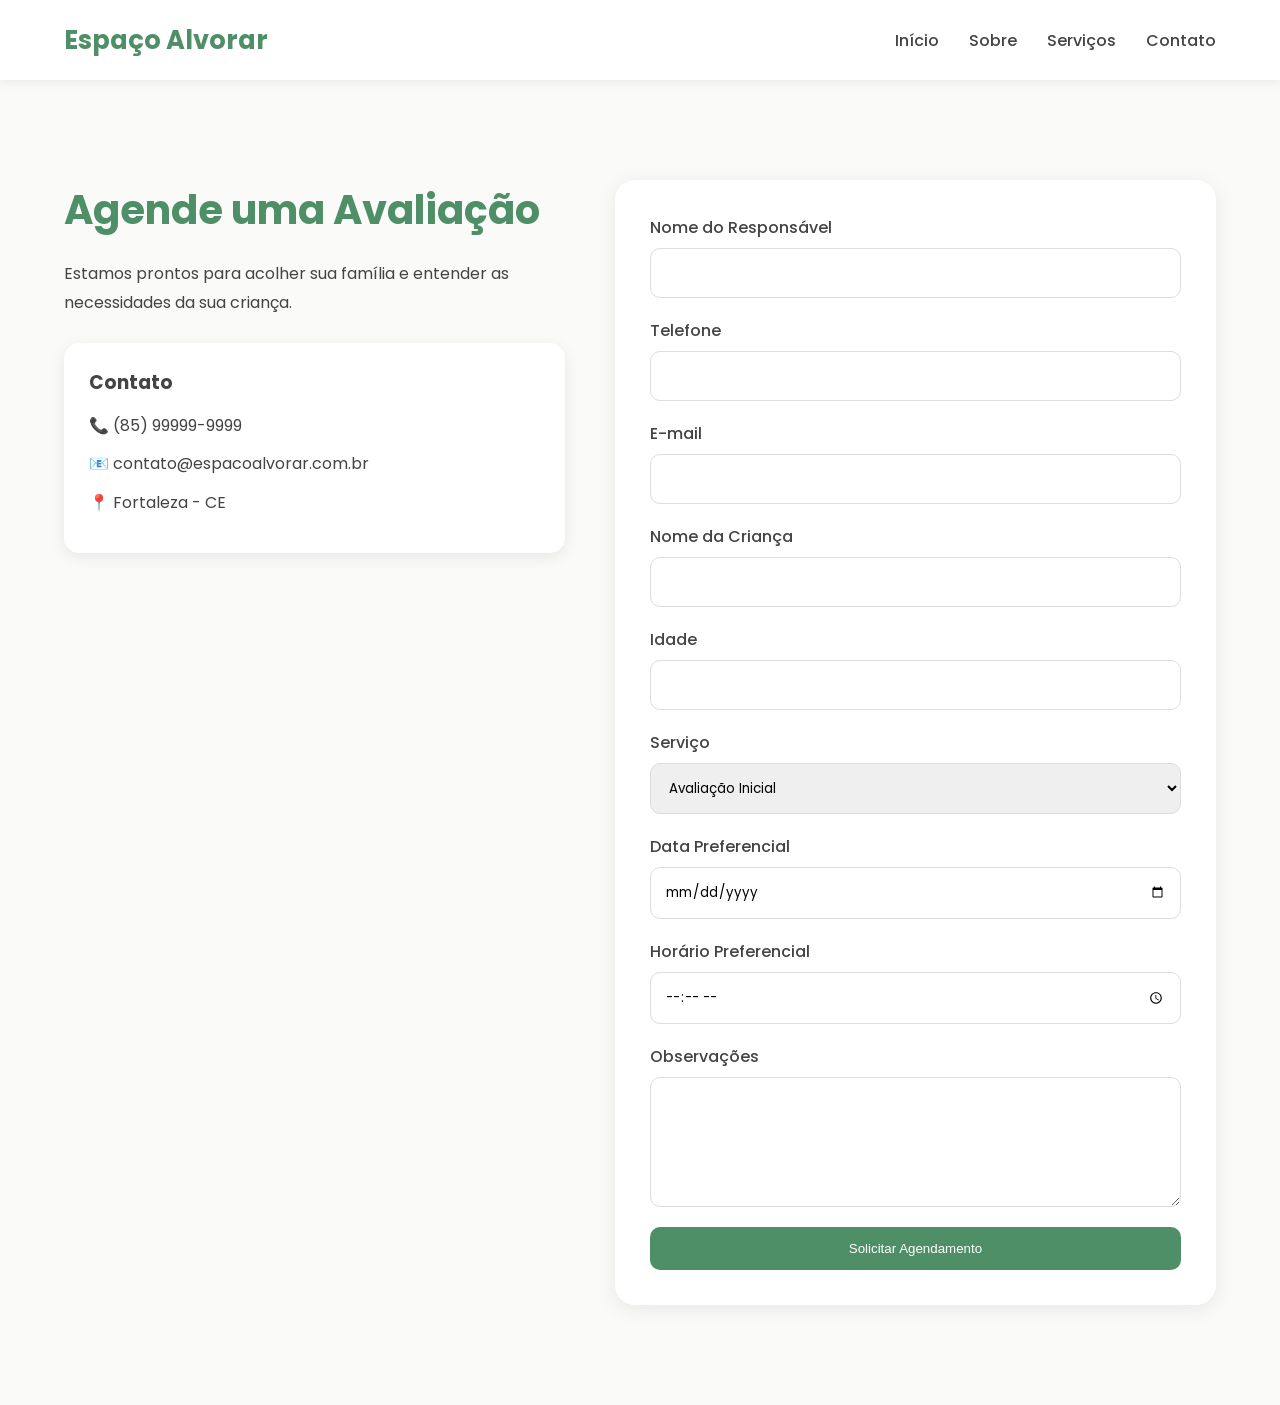
<file: agendamento.html>
<!DOCTYPE html>
<html lang="pt-BR">

<head>

    <meta charset="UTF-8">
    <meta name="viewport" content="width=device-width, initial-scale=1.0">

    <title>Agendamento | Espaço Alvorar</title>

    <link rel="stylesheet" href="css/style.css">
    <link rel="stylesheet" href="css/responsive.css">

    <link href="https://fonts.googleapis.com/css2?family=Poppins:wght@300;400;500;600;700&display=swap"
        rel="stylesheet">

</head>

<body>

    <header class="header">

        <div class="container">

            <a href="index.html" class="logo">
                Espaço Alvorar
            </a>

            <nav class="nav" id="nav">

                <a href="index.html">Início</a>
                <a href="index.html#sobre">Sobre</a>
                <a href="index.html#servicos">Serviços</a>
                <a href="index.html#contato">Contato</a>

            </nav>

            <button id="menu-btn" class="menu-btn">
                ☰
            </button>

        </div>

    </header>

    <section class="agendamento-page">

        <div class="container">

            <div class="agendamento-grid">

                <div class="agendamento-info">

                    <h1>
                        Agende uma Avaliação
                    </h1>

                    <p>
                        Estamos prontos para acolher sua família e
                        entender as necessidades da sua criança.
                    </p>

                    <div class="info-card">

                        <h3>Contato</h3>

                        <p>📞 (85) 99999-9999</p>
                        <p>📧 contato@espacoalvorar.com.br</p>
                        <p>📍 Fortaleza - CE</p>

                    </div>

                </div>

                <div class="agendamento-form">

                    <form id="form-agendamento">

                        <div class="input-group">

                            <label>Nome do Responsável</label>

                            <input
                                type="text"
                                name="responsavel"
                                required>

                        </div>

                        <div class="input-group">

                            <label>Telefone</label>

                            <input
                                type="tel"
                                name="telefone"
                                required>

                        </div>

                        <div class="input-group">

                            <label>E-mail</label>

                            <input
                                type="email"
                                name="email">

                        </div>

                        <div class="input-group">

                            <label>Nome da Criança</label>

                            <input
                                type="text"
                                name="crianca"
                                required>

                        </div>

                        <div class="input-group">

                            <label>Idade</label>

                            <input
                                type="number"
                                min="0"
                                max="18"
                                name="idade">

                        </div>

                        <div class="input-group">

                            <label>Serviço</label>

                            <select name="servico">

                                <option>
                                    Avaliação Inicial
                                </option>

                                <option>
                                    Fisioterapia Pediátrica
                                </option>

                                <option>
                                    Atendimento Domiciliar
                                </option>

                                <option>
                                    Estimulação Precoce
                                </option>

                            </select>

                        </div>

                        <div class="input-group">

                            <label>Data Preferencial</label>

                            <input
                                type="date"
                                name="data">

                        </div>

                        <div class="input-group">

                            <label>Horário Preferencial</label>

                            <input
                                type="time"
                                name="hora">

                        </div>

                        <div class="input-group">

                            <label>Observações</label>

                            <textarea
                                rows="5"
                                name="observacoes"></textarea>

                        </div>

                        <button
                            type="submit"
                            class="btn-primary">

                            Solicitar Agendamento

                        </button>

                    </form>

                </div>

            </div>

        </div>

    </section>

    <script src="js/menu.js"></script>
    <script src="js/agendamento.js"></script>

</body>

</html>
</file>
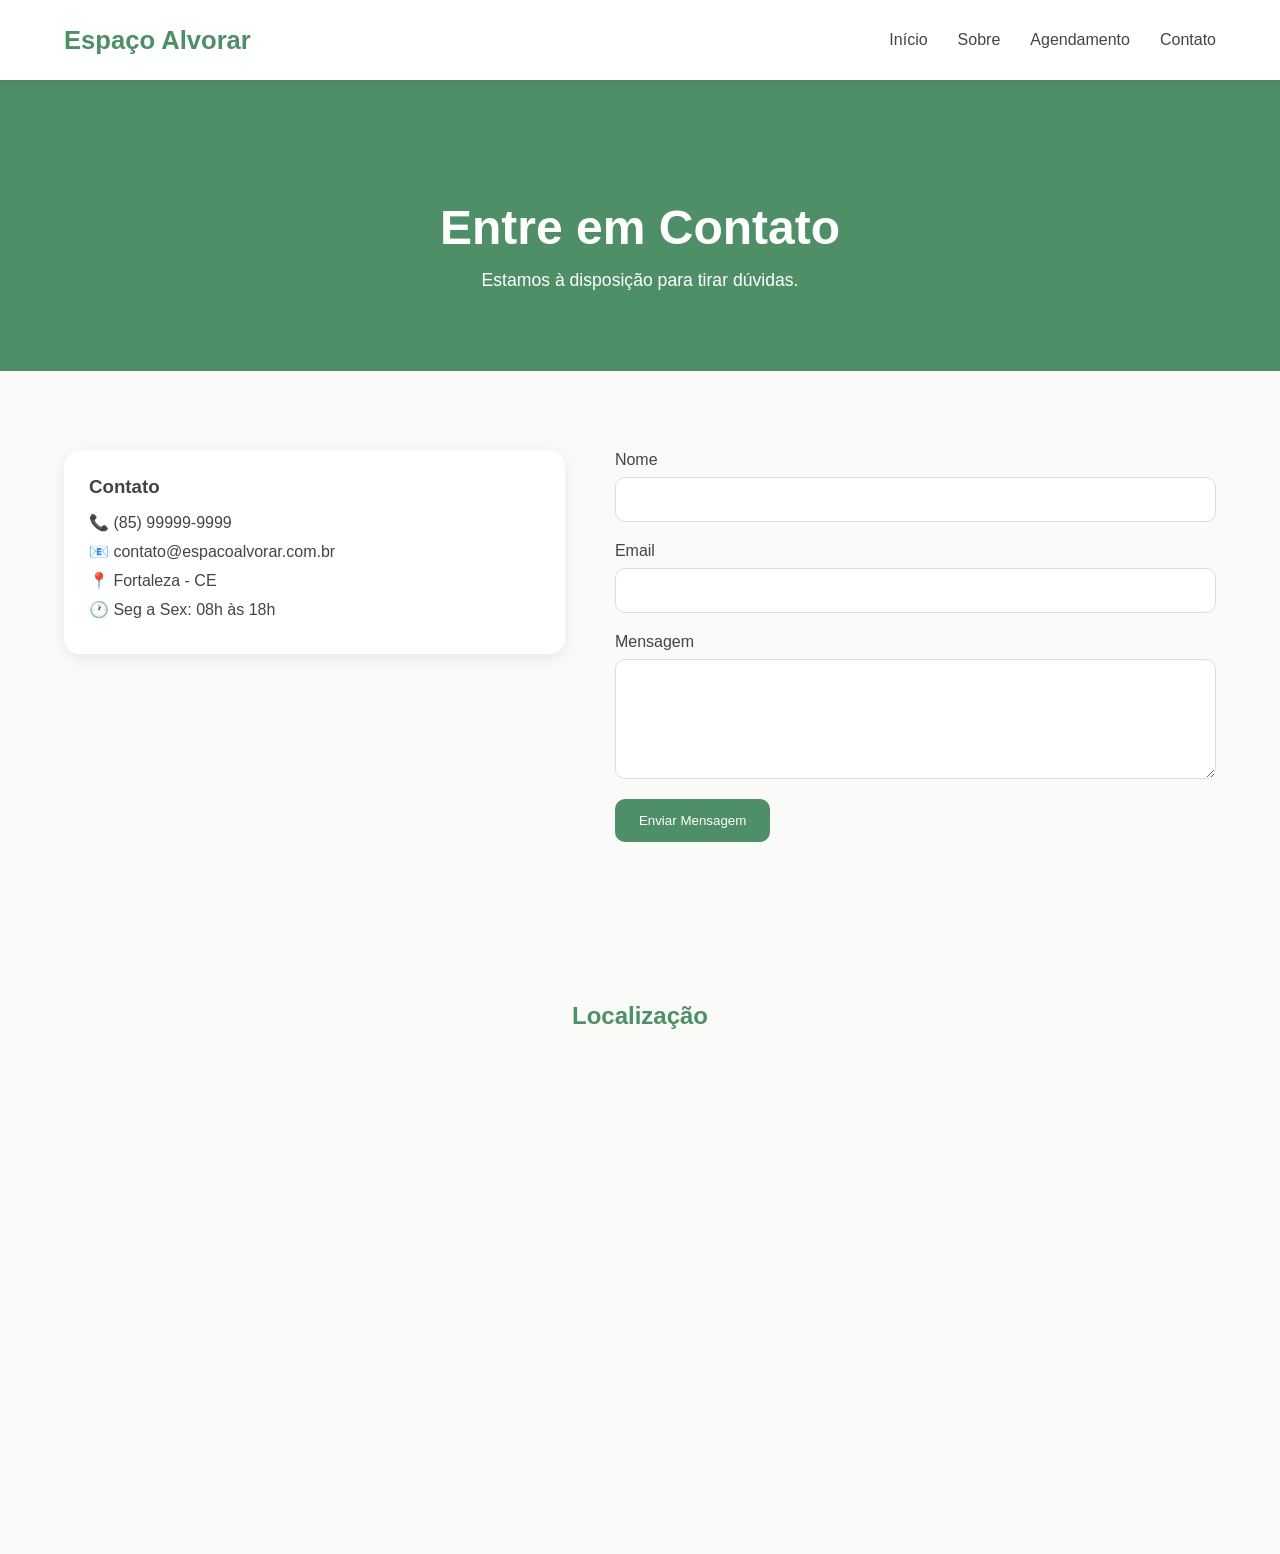
<file: contato.html>
<!DOCTYPE html>
<html lang="pt-BR">

<head>

    <meta charset="UTF-8">

    <meta name="viewport"
        content="width=device-width, initial-scale=1.0">

    <title>Contato | Espaço Alvorar</title>

    <link rel="stylesheet" href="css/style.css">
    <link rel="stylesheet" href="css/responsive.css">

</head>

<body>

    <header class="header">

        <div class="container">

            <a href="index.html" class="logo">

                Espaço Alvorar

            </a>

            <nav class="nav" id="nav">

                <a href="index.html">Início</a>
                <a href="sobre.html">Sobre</a>
                <a href="agendamento.html">Agendamento</a>
                <a href="contato.html">Contato</a>

            </nav>

            <button id="menu-btn" class="menu-btn">

                ☰

            </button>

        </div>

    </header>

    <section class="page-banner">

        <div class="container">

            <h1>Entre em Contato</h1>

            <p>
                Estamos à disposição para tirar dúvidas.
            </p>

        </div>

    </section>

    <section class="contato-page">

        <div class="container">

            <div class="agendamento-grid">

                <div>

                    <div class="info-card">

                        <h3>Contato</h3>

                        <p>📞 (85) 99999-9999</p>

                        <p>📧 contato@espacoalvorar.com.br</p>

                        <p>📍 Fortaleza - CE</p>

                        <p>🕐 Seg a Sex: 08h às 18h</p>

                    </div>

                </div>

                <div>

                    <form>

                        <div class="input-group">

                            <label>Nome</label>

                            <input type="text">

                        </div>

                        <div class="input-group">

                            <label>Email</label>

                            <input type="email">

                        </div>

                        <div class="input-group">

                            <label>Mensagem</label>

                            <textarea rows="6"></textarea>

                        </div>

                        <button
                            type="submit"
                            class="btn-primary">

                            Enviar Mensagem

                        </button>

                    </form>

                </div>

            </div>

        </div>

    </section>

    <section>

        <div class="container">

            <h2>Localização</h2>

            <iframe
                src="https://www.google.com/maps/embed"
                width="100%"
                height="400"
                style="border:0;"
                loading="lazy">

            </iframe>

        </div>

    </section>

    <script src="js/menu.js"></script>

</body>

</html>
</file>
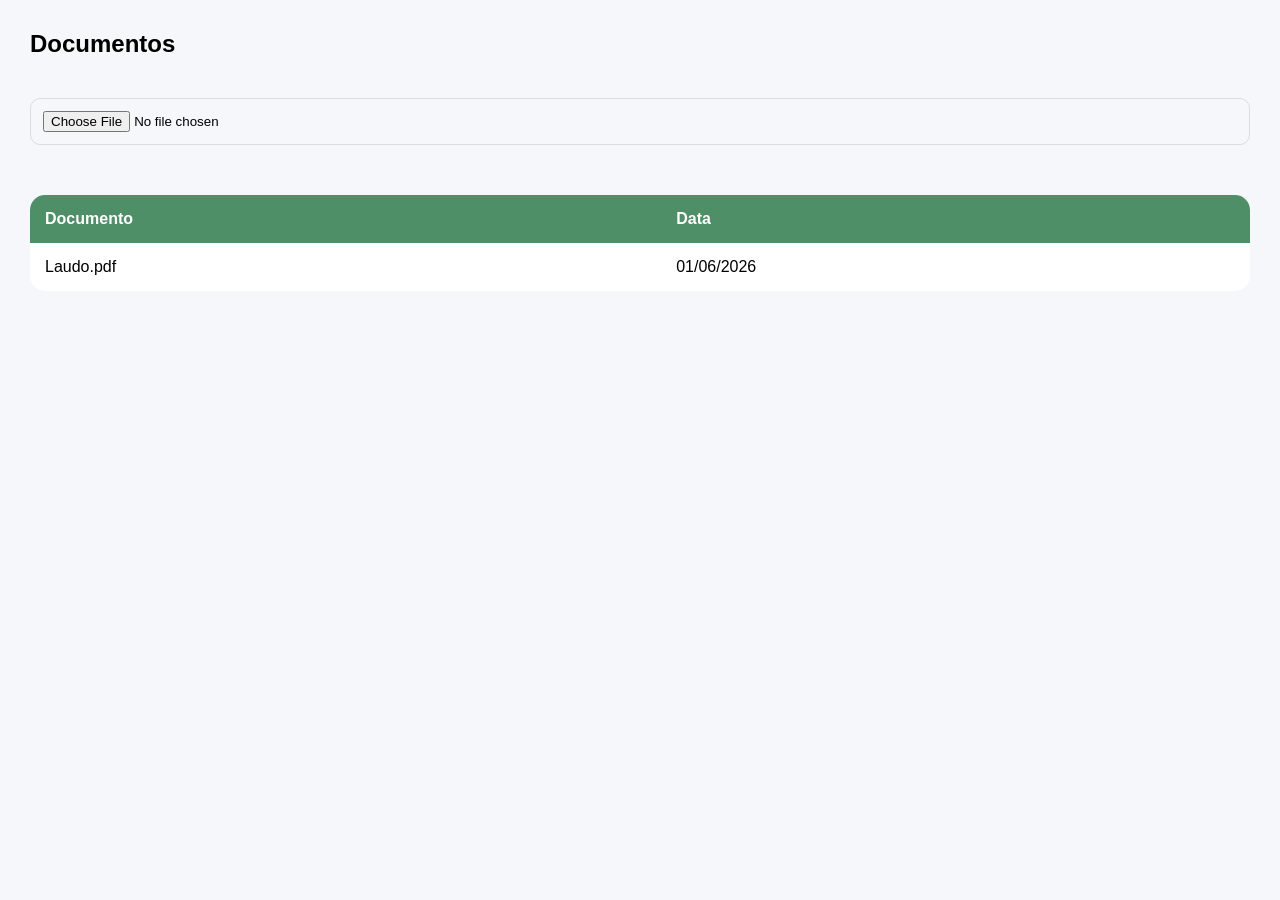
<file: admin/documentos.html>
<!DOCTYPE html>
<html lang="pt-BR">

<head>

<meta charset="UTF-8">

<title>Documentos</title>

<link rel="stylesheet" href="css/admin.css">

</head>

<body>

<div class="layout">

<section class="main">

    <header class="topbar">

        <h1>Documentos</h1>

    </header>


    <input
    type="file">

    <table>

        <thead>

            <tr>

                <th>Documento</th>
                <th>Data</th>

            </tr>

        </thead>

        <tbody>

            <tr>

                <td>Laudo.pdf</td>
                <td>01/06/2026</td>

            </tr>

        </tbody>

    </table>

</section>

</div>

<script src="js/agenda.js"></script>

</body>

</html>
</file>
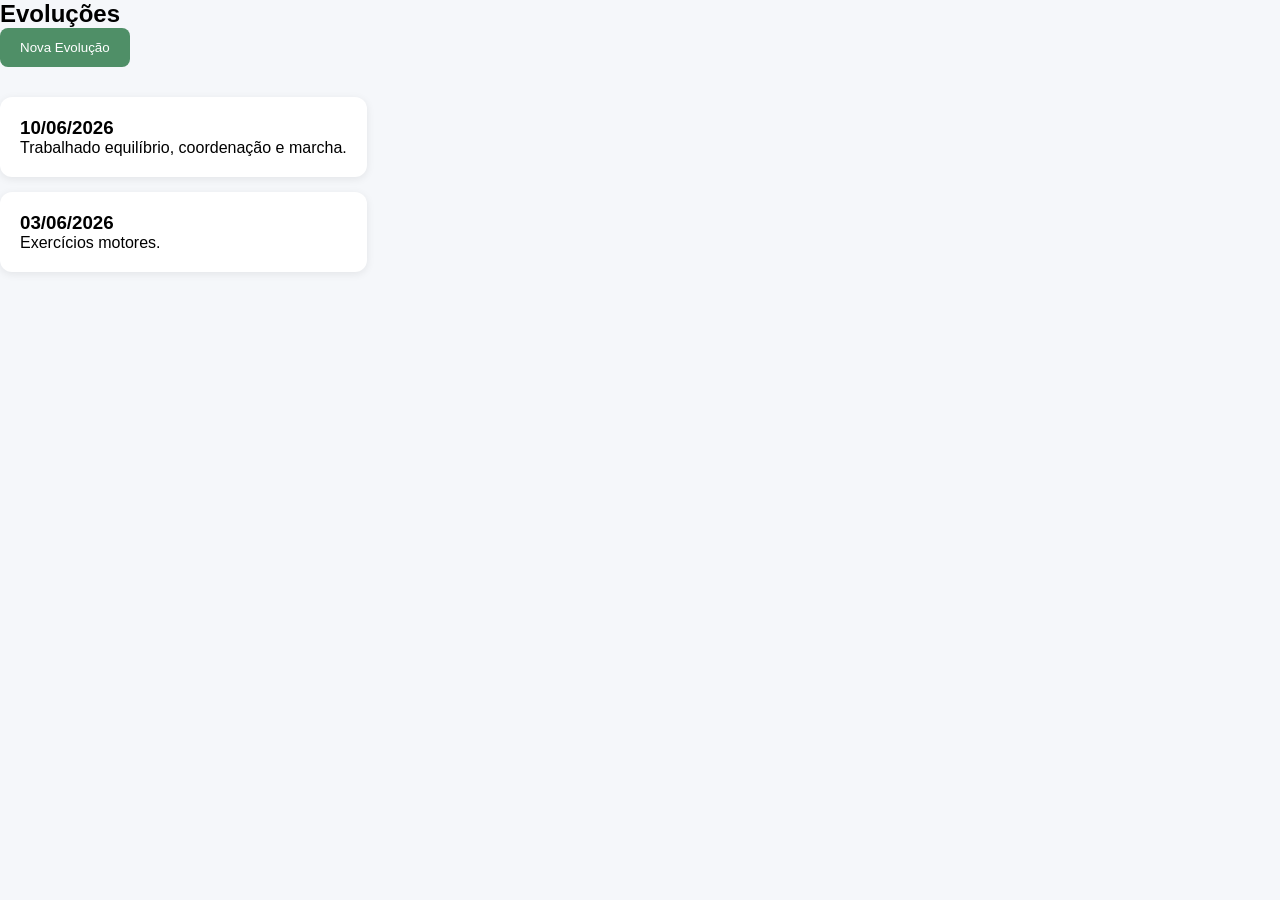
<file: admin/evolucao.html>
<!DOCTYPE html>
<html lang="pt-BR">

<head>

<meta charset="UTF-8">

<title>Evolucao</title>

<link rel="stylesheet" href="css/admin.css">

</head>

<body>
    <div class="layout">

<section>

    <h1>Evoluções</h1>

    <button class="btn">

        Nova Evolução

    </button>

    <div class="timeline">

        <div class="timeline-item">

            <h3>

                10/06/2026

            </h3>

            <p>

                Trabalhado equilíbrio,
                coordenação e marcha.

            </p>

        </div>

        <div class="timeline-item">

            <h3>

                03/06/2026

            </h3>

            <p>

                Exercícios motores.

            </p>

        </div>

    </div>

</section>

</div>
</file>
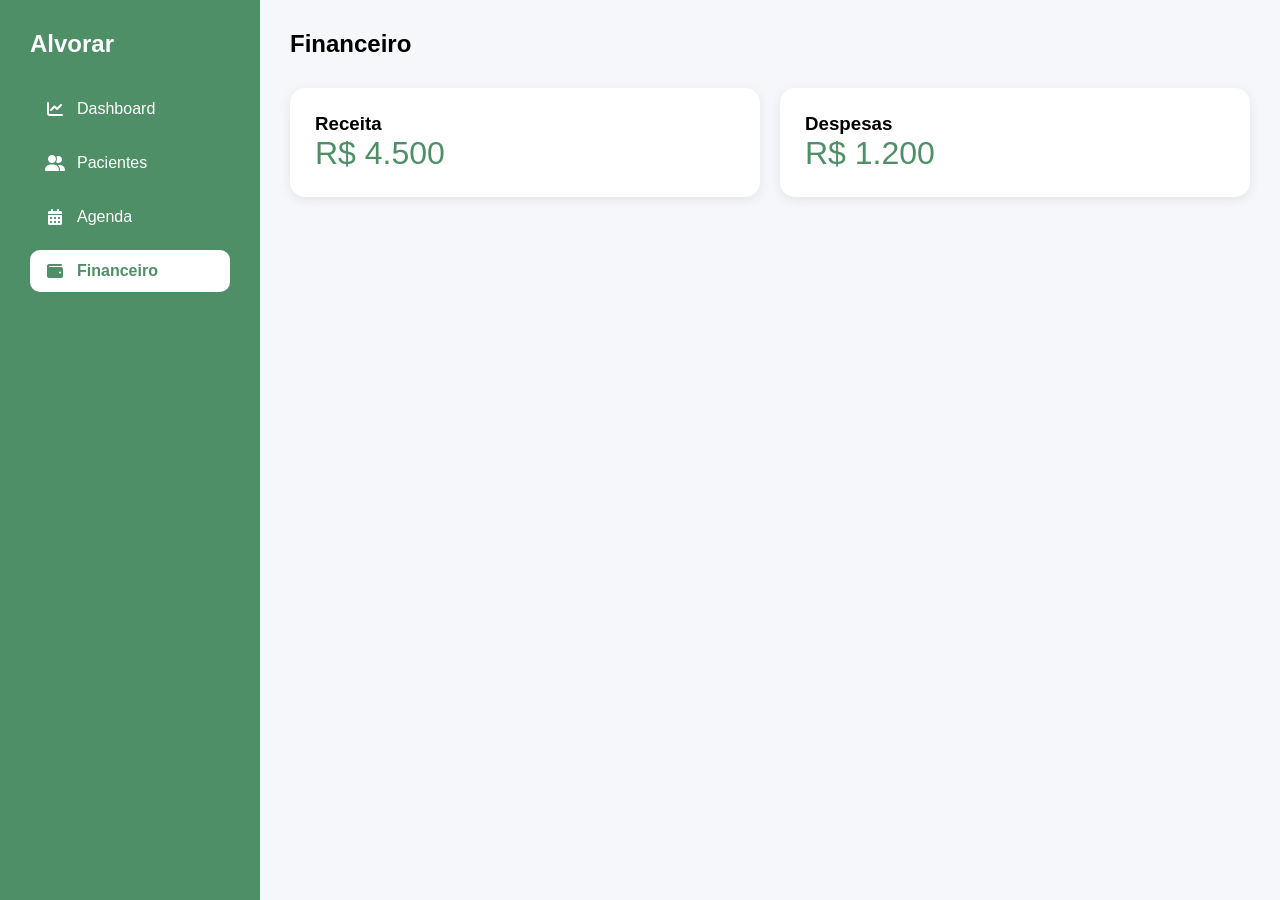
<file: admin/financeiro.html>
<!DOCTYPE html>
<html lang="pt-BR">

<head>

<meta charset="UTF-8">

<title>Financeiro</title>

<link rel="stylesheet" href="css/admin.css">

<link
rel="stylesheet"
href="https://cdnjs.cloudflare.com/ajax/libs/font-awesome/6.5.2/css/all.min.css">

</head>

<body>
    <div class="layout">

    <aside class="sidebar">

        <h2>Alvorar</h2>

        <ul>

             <li>

    <a href="dashboard.html">

        <i class="fa-solid fa-chart-line"></i>

        <span>Dashboard</span>

    </a>

</li>

<li>

    <a href="pacientes.html">

        <i class="fa-solid fa-user-group"></i>

        <span>Pacientes</span>

    </a>

</li>

<li>

    <a href="agenda.html">

        <i class="fa-solid fa-calendar-days"></i>

        <span>Agenda</span>

    </a>

</li>

<li>

    <a href="financeiro.html" class="active">

        <i class="fa-solid fa-wallet"></i>

        <span>Financeiro</span>

    </a>

</li>


        </ul>

    </aside>

<section class="main">
    <header class="topbar">

        <h1>Financeiro</h1>
   
    </header>
    

    <div class="cards">

        <div class="card">

            <h3>

                Receita

            </h3>

            <span>

                R$ 4.500

            </span>

        </div>

        <div class="card">

            <h3>

                Despesas

            </h3>

            <span>

                R$ 1.200

            </span>

        </div>

    </div>

</section>

</div>
</file>
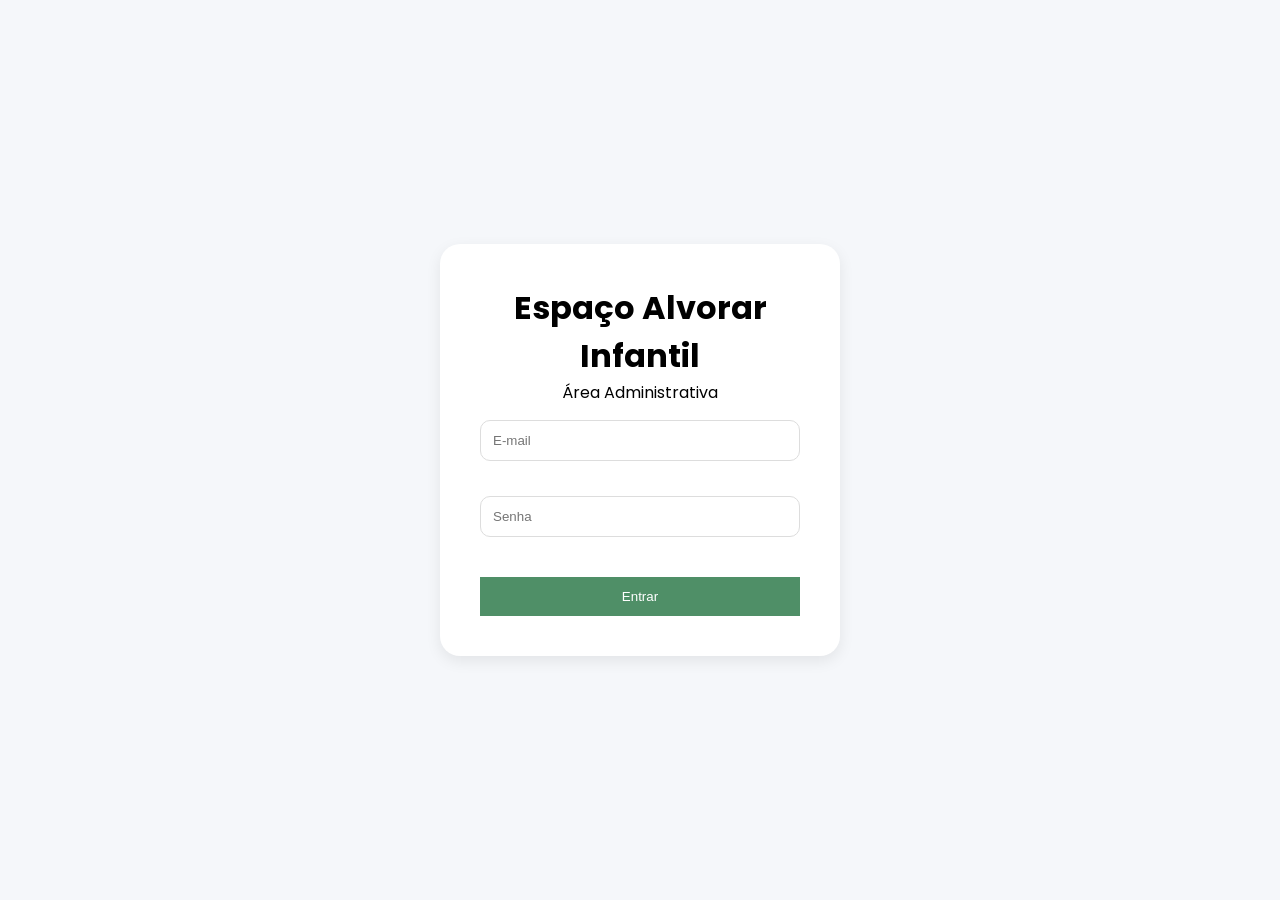
<file: admin/login.html>
<!DOCTYPE html>
<html lang="pt-BR">

<head>

<meta charset="UTF-8">
<meta name="viewport" content="width=device-width, initial-scale=1">

<title>Login | Espaço Alvorar</title>

<link rel="stylesheet" href="css/admin.css">

<link rel="preconnect" href="https://fonts.googleapis.com">
<link href="https://fonts.googleapis.com/css2?family=Poppins:wght@300;400;500;600;700&display=swap" 
rel="stylesheet">

</head>

<body>

<div class="login-container">

    <div class="login-card">

        <div class="login-titulo">
            
            <h1>Espaço Alvorar Infantil</h1>

            <p>Área Administrativa</p>

        </div>

        <form id="loginForm">

            <input
                type="email"
                placeholder="E-mail"
                required>

            <input
                type="password"
                placeholder="Senha"
                required>

            <button type="submit">

                Entrar

            </button>

        </form>

    </div>

</div>

<script src="js/login.js"></script>

</body>

</html>
</file>
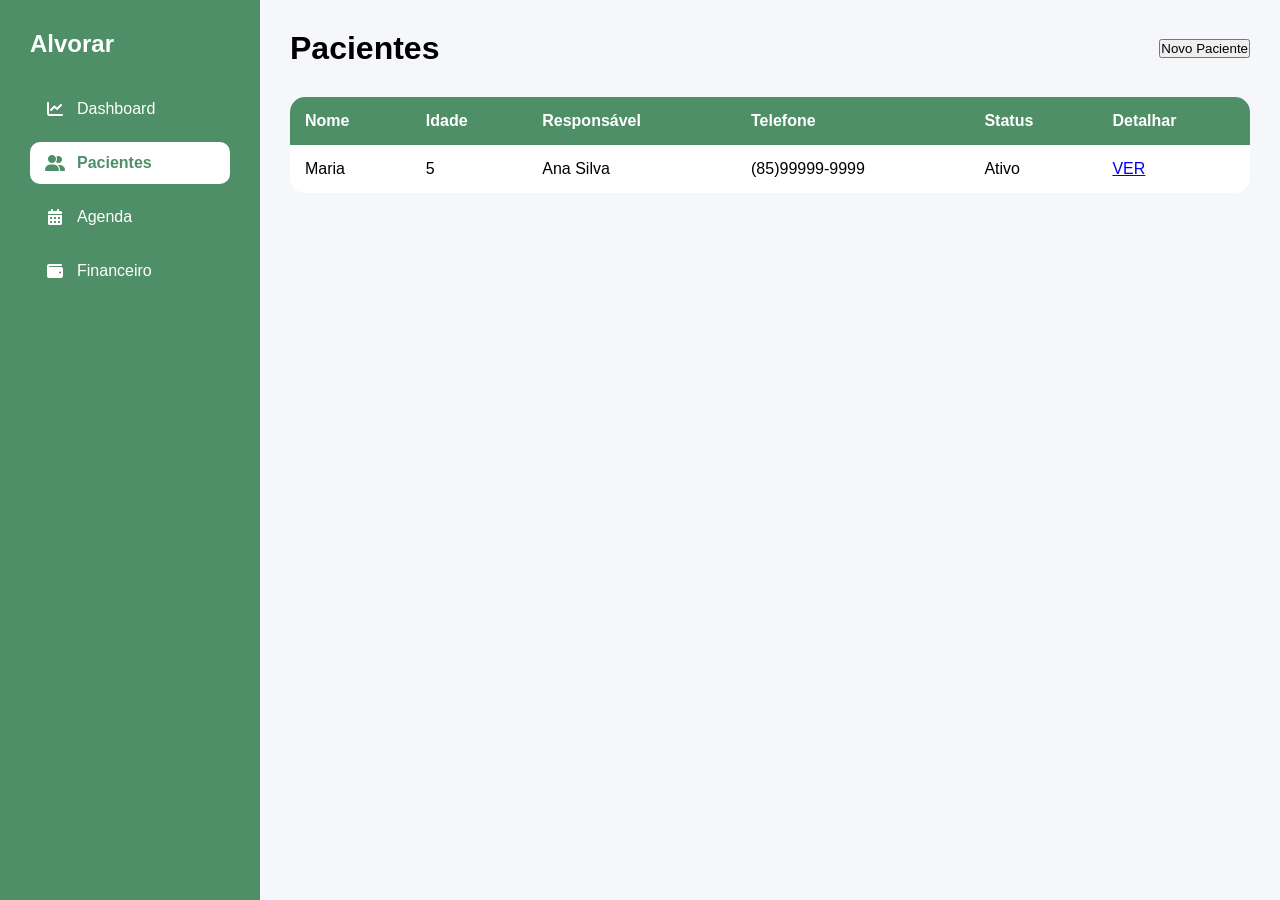
<file: admin/pacientes.html>
<!DOCTYPE html>
<html lang="pt-BR">

<head>

<meta charset="UTF-8">

<title>Pacientes</title>

<link rel="stylesheet" href="css/admin.css">

<link
rel="stylesheet"
href="https://cdnjs.cloudflare.com/ajax/libs/font-awesome/6.5.2/css/all.min.css">

</head>

<body>

<div class="layout">

    <aside class="sidebar">

        <h2>Alvorar</h2>

        <ul>

           <li>

    <a href="dashboard.html">

        <i class="fa-solid fa-chart-line"></i>

        <span>Dashboard</span>

    </a>

</li>

<li>

    <a href="pacientes.html" class="active">

        <i class="fa-solid fa-user-group"></i>

        <span>Pacientes</span>

    </a>

</li>

<li>

    <a href="agenda.html">

        <i class="fa-solid fa-calendar-days"></i>

        <span>Agenda</span>

    </a>

</li>

<li>

    <a href="financeiro.html">

        <i class="fa-solid fa-wallet"></i>

        <span>Financeiro</span>

    </a>

</li>

        </ul>

    </aside>

    <main class="main">

        <header class="topbar">

            <h1>Pacientes</h1>

            <button id="novoPaciente">

Novo Paciente

</button>

<div id="modalPaciente"
class="modal">

    <div class="modal-content">

        <h2>

            Novo Paciente

        </h2>

        <input
        placeholder="Nome">

        <button>

            Salvar

        </button>

    </div>

</div>

        </header>

        <table>

            <thead>

                <tr>

                    <th>Nome</th>
                    <th>Idade</th>
                    <th>Responsável</th>
                    <th>Telefone</th>
                    <th>Status</th>
                    <th>Detalhar</th>

                </tr>

            </thead>

            <tbody>

                <tr>

                    <td>Maria</td>
                    <td>5</td>
                    <td>Ana Silva</td>
                    <td>(85)99999-9999</td>
                    <td>Ativo</td>
                    <td><a href="paciente-detalhe.html">VER</a></td>

                </tr>

            </tbody>

        </table>

    </main>

</div>

<script src="js/paciente.js"></script>
</body>

</html>
</file>
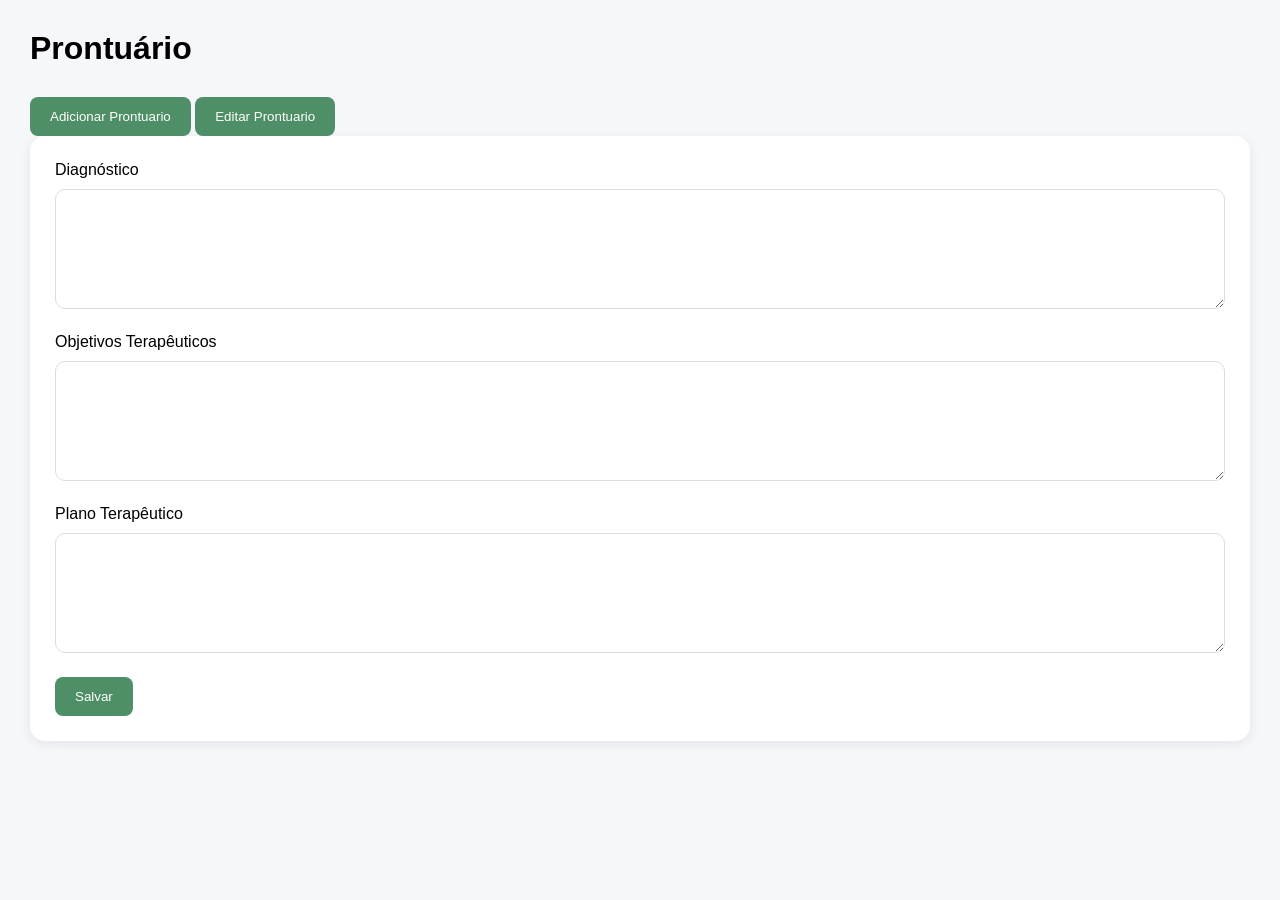
<file: admin/prontuario-cadastro.html>
<!DOCTYPE html>
<html lang="pt-BR">

<head>

<meta charset="UTF-8">

<title>Prontuário</title>

<link rel="stylesheet" href="css/admin.css">

</head>

<body>

<div class="layout">


    <main class="main">

        <header class="topbar">

            <h1>
                Prontuário
            </h1>

        </header>

         <button class="btn">

        Adicionar Prontuario

    </button>

     <button class="btn">

        Editar Prontuario

    </button>

        <div class="card">

            <form>

                <label>
                    Diagnóstico
                </label>

                <textarea></textarea>

                <label>
                    Objetivos Terapêuticos
                </label>

                <textarea></textarea>

                <label>
                    Plano Terapêutico
                </label>

                <textarea></textarea>

                <button class="btn">

                    Salvar

                </button>

            </form>

        </div>

    </main>

</div>

</body>

</html>
</file>
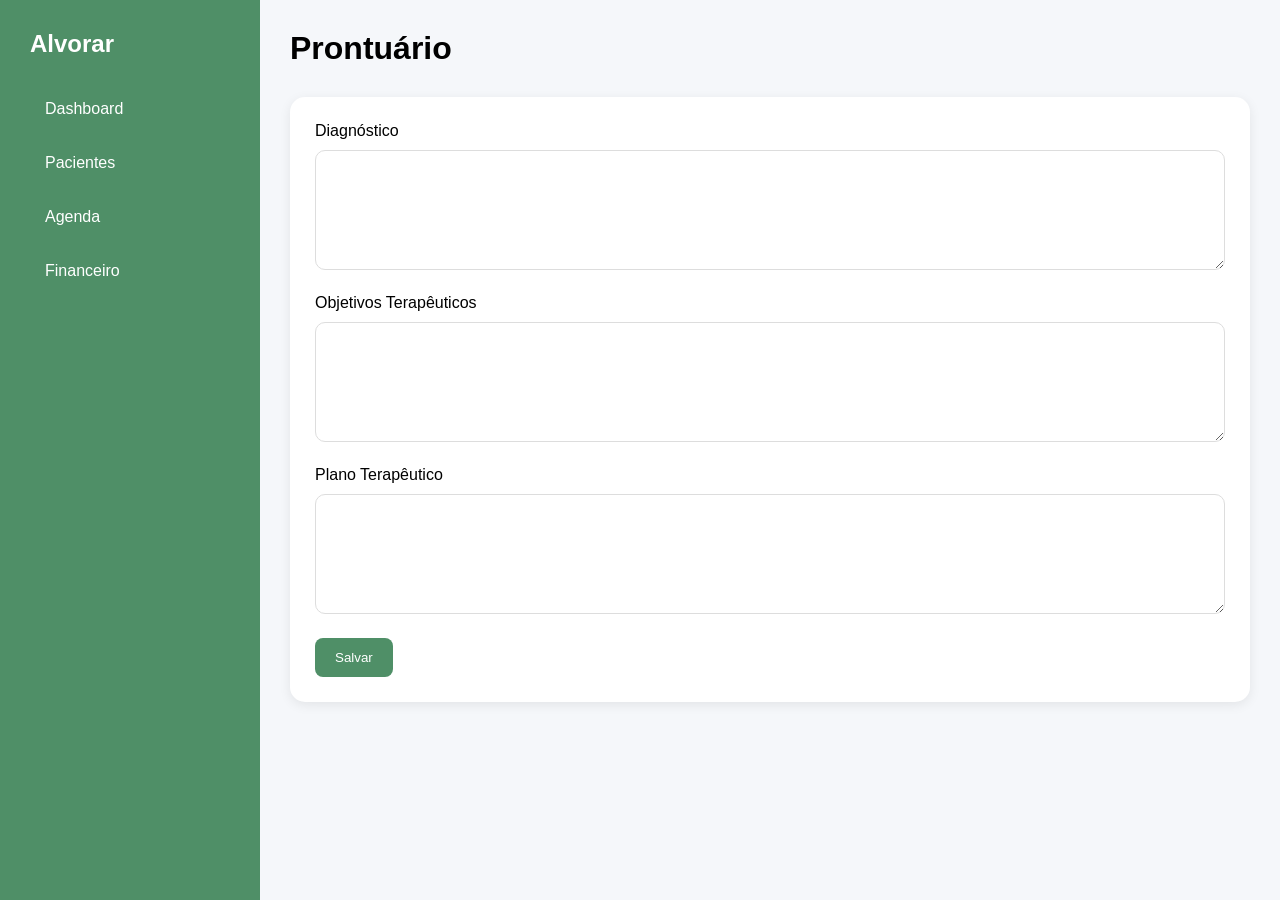
<file: admin/prontuario.html>
<!DOCTYPE html>
<html lang="pt-BR">

<head>

<meta charset="UTF-8">

<title>Prontuário</title>

<link rel="stylesheet" href="css/admin.css">

</head>

<body>

<div class="layout">

    <aside class="sidebar">

        <h2>Alvorar</h2>

        <ul>

            <li>
                <a href="dashboard.html">
                    Dashboard
                </a>
            </li>

            <li>
                <a href="pacientes.html">
                    Pacientes
                </a>
            </li>

            <li>
                <a href="agenda.html">
                    Agenda
                </a>
            </li>

            <li>
                <a href="financeiro.html">
                    Financeiro
                </a>
            </li>

        </ul>

    </aside>

    <main class="main">

        <header class="topbar">

            <h1>
                Prontuário
            </h1>

        </header>

        <div class="card">

            <form>

                <label>
                    Diagnóstico
                </label>

                <textarea></textarea>

                <label>
                    Objetivos Terapêuticos
                </label>

                <textarea></textarea>

                <label>
                    Plano Terapêutico
                </label>

                <textarea></textarea>

                <button class="btn">

                    Salvar

                </button>

            </form>

        </div>

    </main>

</div>

</body>

</html>
</file>
<file: css/style.css>
*{
    margin:0;
    padding:0;
    box-sizing:border-box;
}

html{
    scroll-behavior:smooth;
}

body{
    font-family:'Poppins',sans-serif;
    color:#444;
    background:#fafaf8;
}

.container{
    width:90%;
    max-width:1200px;
    margin:auto;
}

.header{
    background:#ffffff;
    box-shadow:0 2px 10px rgba(0,0,0,.08);
    position:sticky;
    top:0;
    z-index:1000;
}

.header .container{
    display:flex;
    justify-content:space-between;
    align-items:center;
    height:80px;
}

.logo{
    text-decoration:none;
    font-size:1.6rem;
    font-weight:700;
    color:#4f8f67;
}

.nav{
    display:flex;
    gap:30px;
}

.nav a{
    text-decoration:none;
    color:#444;
    font-weight:500;
    transition:.3s;
}

.nav a:hover{
    color:#4f8f67;
}

.menu-btn{
    display:none;
    border:none;
    background:none;
    font-size:2rem;
    cursor:pointer;
}

.hero{
    padding:80px 0;
}

.hero-content{
    display:grid;
    grid-template-columns:1fr 1fr;
    gap:40px;
    align-items:center;
}

.hero h1{
    font-size:3rem;
    color:#4f8f67;
    margin-bottom:20px;
}

.hero p{
    font-size:1.1rem;
    margin-bottom:25px;
}

.hero-image img{
    width:100%;
    border-radius:20px;
}

.hero-buttons{
    display:flex;
    gap:15px;
}

.btn-primary{
    background:#4f8f67;
    color:#fff;
    padding:14px 24px;
    border-radius:10px;
    text-decoration:none;
    border:none;
    cursor:pointer;
}

.btn-secondary{
    background:#f3b563;
    color:#fff;
    padding:14px 24px;
    border-radius:10px;
    text-decoration:none;
}

section{
    padding:80px 0;
}

section h2{
    text-align:center;
    margin-bottom:40px;
    color:#4f8f67;
}
/* SOBRE */

.sobre{
    background:#ffffff;
}

.sobre p{
    max-width:800px;
    margin:auto;
    text-align:center;
    line-height:1.8;
}

/* SERVIÇOS */

.servicos{
    background:#f6f8f5;
}

.cards{
    display:grid;
    grid-template-columns:repeat(auto-fit,minmax(250px,1fr));
    gap:25px;
}

.card{
    background:#ffffff;
    padding:30px;
    border-radius:15px;
    box-shadow:0 4px 15px rgba(0,0,0,.08);
    transition:.3s;
}

.card:hover{
    transform:translateY(-5px);
}

.card h3{
    color:#4f8f67;
    margin-bottom:15px;
}

/* ESTATÍSTICAS */

.stats{
    background:#4f8f67;
    color:#fff;
}

.stats-grid{
    display:grid;
    grid-template-columns:repeat(3,1fr);
    text-align:center;
    gap:30px;
}

.stats-grid h3{
    font-size:3rem;
    margin-bottom:10px;
}

/* DEPOIMENTOS */

.depoimentos{
    background:#fff;
}

.depoimentos .card{
    text-align:center;
    font-style:italic;
}

/* FAQ */

.faq{
    background:#f6f8f5;
}

.faq details{
    background:#fff;
    padding:20px;
    margin-bottom:15px;
    border-radius:10px;
    box-shadow:0 2px 8px rgba(0,0,0,.05);
}

.faq summary{
    cursor:pointer;
    font-weight:600;
    color:#4f8f67;
}

.faq p{
    margin-top:15px;
}

/* CTA */

.cta{
    text-align:center;
    background:#e8f2eb;
}

.cta h2{
    margin-bottom:30px;
}

/* FOOTER */

.footer{
    background:#2f4535;
    color:white;
    text-align:center;
    padding:50px 0;
}

.footer h3{
    margin-bottom:15px;
}

.footer p{
    margin-bottom:10px;
}

/* ===========================
   AGENDAMENTO
=========================== */

.agendamento-page{
    min-height:100vh;
    padding:100px 0;
}

.agendamento-grid{
    display:grid;
    grid-template-columns:1fr 1.2fr;
    gap:50px;
    align-items:start;
}

.agendamento-info h1{
    color:#4f8f67;
    font-size:2.5rem;
    margin-bottom:20px;
}

.agendamento-info p{
    line-height:1.8;
    margin-bottom:25px;
}

.info-card{
    background:white;
    padding:25px;
    border-radius:15px;
    box-shadow:0 4px 15px rgba(0,0,0,.08);
}

.info-card h3{
    margin-bottom:15px;
}

.info-card p{
    margin-bottom:10px;
}

.agendamento-form{
    background:white;
    padding:35px;
    border-radius:20px;
    box-shadow:0 4px 20px rgba(0,0,0,.08);
}

.input-group{
    display:flex;
    flex-direction:column;
    margin-bottom:20px;
}

.input-group label{
    margin-bottom:8px;
    font-weight:500;
}

.input-group input,
.input-group select,
.input-group textarea{
    padding:14px;
    border:1px solid #ddd;
    border-radius:10px;
    font-family:inherit;
}

.input-group input:focus,
.input-group select:focus,
.input-group textarea:focus{
    outline:none;
    border-color:#4f8f67;
}

.agendamento-form button{
    width:100%;
}

/* ===========================
   WHATSAPP
=========================== */

.whatsapp-float{
    position:fixed;
    right:25px;
    bottom:25px;
    width:65px;
    height:65px;
    background:#25D366;
    color:white;
    border-radius:50%;
    display:flex;
    align-items:center;
    justify-content:center;
    text-decoration:none;
    font-size:1.8rem;
    box-shadow:0 4px 15px rgba(0,0,0,.25);
    z-index:9999;
    transition:.3s;
}

.whatsapp-float:hover{
    transform:scale(1.1);
}

/* =======================
   PÁGINAS INTERNAS
======================= */

.page-banner{

    background:#4f8f67;
    color:white;

    text-align:center;

    padding:120px 0 80px;
}

.page-banner h1{

    font-size:3rem;
    margin-bottom:15px;
}

.page-banner p{

    font-size:1.1rem;
}

.sobre-grid{

    display:grid;

    grid-template-columns:1fr 1fr;

    gap:50px;

    align-items:center;
}

.img-rounded{

    width:100%;

    border-radius:20px;
}

.contato-page{

    padding:80px 0;
}

.hero-video{

    position:relative;

    height:100vh;

    overflow:hidden;
}

.hero-video video{

    position:absolute;

    width:100%;
    height:100%;

    object-fit:cover;
}

.hero-overlay{

    position:absolute;

    inset:0;

    background:rgba(0,0,0,.45);

    display:flex;

    align-items:center;

    color:white;
}

.hero-overlay h1{

    font-size:3.5rem;

    max-width:700px;
}

.galeria-grid{

    display:grid;

    grid-template-columns:
    repeat(auto-fit,minmax(250px,1fr));

    gap:20px;
}

.galeria-grid img{

    width:100%;

    border-radius:15px;

    transition:.3s;
}

.galeria-grid img:hover{

    transform:scale(1.03);
}
</file>
<file: css/responsive.css>
/* TABLETS */

@media(max-width:992px){

    .hero-content{
        grid-template-columns:1fr;
    }

    .agendamento-grid{
        grid-template-columns:1fr;
    }

    .stats-grid{
        grid-template-columns:1fr;
    }

}

/* CELULARES */

@media(max-width:768px){

    .menu-btn{
        display:block;
    }

    .nav{
        position:absolute;
        top:80px;
        left:0;
        width:100%;
        background:white;
        flex-direction:column;
        padding:20px;
        display:none;
        box-shadow:0 5px 15px rgba(0,0,0,.08);
    }

    .nav.active{
        display:flex;
    }

    .hero{
        padding:50px 0;
    }

    .hero h1{
        font-size:2rem;
        text-align:center;
    }

    .hero p{
        text-align:center;
    }

    .hero-buttons{
        justify-content:center;
        flex-wrap:wrap;
    }

    section{
        padding:60px 0;
    }

    .agendamento-form{
        padding:25px;
    }

    .agendamento-info h1{
        font-size:2rem;
    }

}

/* TELAS PEQUENAS */

@media(max-width:480px){

    .container{
        width:95%;
    }

    .hero h1{
        font-size:1.7rem;
    }

    .btn-primary,
    .btn-secondary{
        width:100%;
        text-align:center;
    }

    .stats-grid h3{
        font-size:2.2rem;
    }

}
</file>
<file: admin/css/admin.css>
*{
    margin:0;
    padding:0;
    box-sizing:border-box;
}

body{
    font-family:Poppins,sans-serif;
    background:#f5f7fa;
}

.layout{
    display:flex;
    min-height:100vh;
}

.sidebar{
    width:260px;
    background:#4f8f67;
    color:white;
    padding:30px;
}

.sidebar ul{
    list-style:none;
    margin-top:30px;
}

.sidebar li{
    margin-bottom:15px;
}

.sidebar a{
    color:white;
    text-decoration:none;
}

.main{
    flex:1;
    padding:30px;
}

.topbar{
    display:flex;
    justify-content:space-between;
    align-items:center;
    margin-bottom:30px;
}

.cards{
    display:grid;
    grid-template-columns:
    repeat(auto-fit,minmax(220px,1fr));
    gap:20px;
}

.card{
    background:white;
    padding:25px;
    border-radius:15px;
    box-shadow:0 3px 10px rgba(0,0,0,.08);
}

.card span{
    font-size:2rem;
    color:#4f8f67;
}

table{
    width:100%;
    border-collapse:collapse;
    margin-top:30px;
    background:white;
}

th,td{
    padding:15px;
    text-align:left;
}

thead{
    background:#4f8f67;
    color:white;
}

.btn{
    background:#4f8f67;
    color:white;
    border:none;
    padding:12px 20px;
    border-radius:8px;
    cursor:pointer;
}

.login-titulo{
    text-align: center;
}

.login-container{
    min-height:100vh;
    display:flex;
    justify-content:center;
    align-items:center;
}

.login-card{
    background:white;
    padding:40px;
    border-radius:20px;
    width:400px;
    box-shadow:0 5px 15px rgba(0,0,0,.08);
}

.login-card input{
    width:100%;
    margin-top:15px;
    padding:12px;
}

.login-card button{
    width:100%;
    margin-top:20px;
    padding:12px;
    background:#4f8f67;
    color:white;
    border:none;
}

.agenda-grid{
    display:grid;
    grid-template-columns:
    repeat(auto-fit,minmax(220px,1fr));
    gap:20px;
}

.agenda-card{
    background:white;
    padding:20px;
    border-radius:15px;
}

.patient-header{

    display:flex;

    gap:20px;

    align-items:center;

    margin-bottom:30px;
}

.avatar{

    width:100px;

    height:100px;

    border-radius:50%;
}

.actions{

    display:flex;

    gap:15px;

    margin-top:30px;
}

.timeline{

    margin-top:30px;
}

.timeline-item{

    background:white;

    padding:20px;

    border-radius:12px;

    margin-bottom:15px;

    box-shadow:0 2px 8px rgba(0,0,0,.08);
}

.sidebar ul{
    list-style:none;
    padding:0;
}

.sidebar li{
    margin-bottom:12px;
}

.sidebar a{
    display:block;
    padding:12px;
    border-radius:8px;
    color:white;
    text-decoration:none;
    transition:.3s;
}

.sidebar a:hover{
    background:rgba(255,255,255,.15);
}

.main{
    flex:1;
    padding:30px;
    overflow:auto;
}

.card{
    background:white;
    padding:25px;
    border-radius:15px;
    box-shadow:0 3px 12px rgba(0,0,0,.08);
}

textarea{
    width:100%;
    min-height:120px;
    padding:15px;
    margin:10px 0 20px;
    border:1px solid #ddd;
    border-radius:10px;
}

input,
select{
    width:100%;
    padding:12px;
    margin:10px 0 20px;
    border:1px solid #ddd;
    border-radius:10px;
}

.aba-container{
    margin-top: 20px;
    min-height: 400px;
    padding: 20px;
}

.actions{
    display: flex;
    gap: 10px;
    margin: 20px 0;
}

.actions .btn{
    cursor: pointer;
    border: none;
}

.sidebar{

    width:260px;

    transition:.3s;
}

.sidebar.collapsed{

    width:80px;
}

.sidebar.collapsed span{

    display:none;
}

table{

    width:100%;

    border-collapse:collapse;

    background:white;

    border-radius:15px;

    overflow:hidden;
}

tbody tr:hover{

    background:#f5f5f5;
}

.modal{

    display:none;

    position:fixed;

    inset:0;

    background:rgba(0,0,0,.5);
}

.modal.active{

    display:flex;

    justify-content:center;

    align-items:center;
}

.modal-content{

    background:white;

    padding:30px;

    border-radius:15px;

    width:500px;
}

.sidebar a{
    display:flex;
    align-items:center;
    gap:12px;
    padding:12px 15px;
    color:white;
    text-decoration:none;
    border-radius:10px;
    transition:.3s;
}

.sidebar a:hover{
    background:rgba(255,255,255,.15);
}

.sidebar a i{
    width:20px;
    text-align:center;
}

.sidebar a.active{
    background:#ffffff;
    color:#4f8f67;
    font-weight:600;
}
</file>
